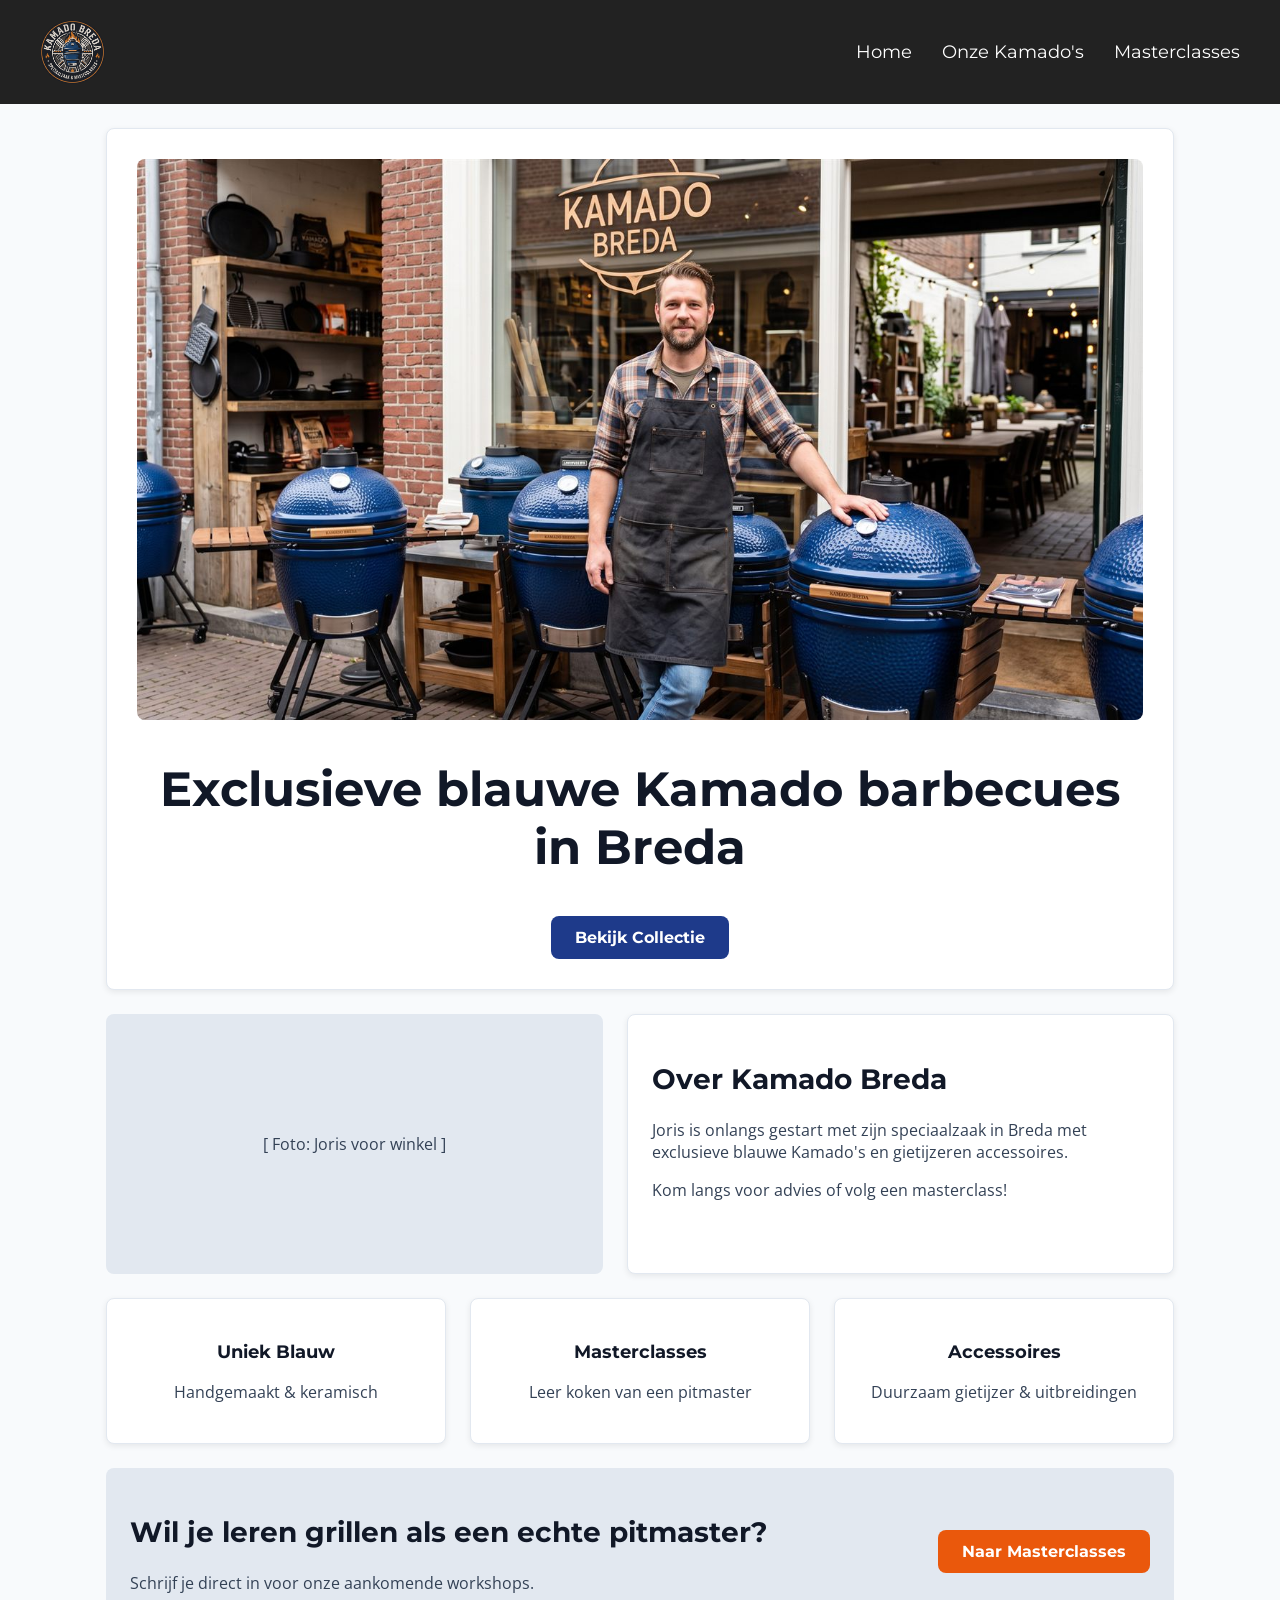
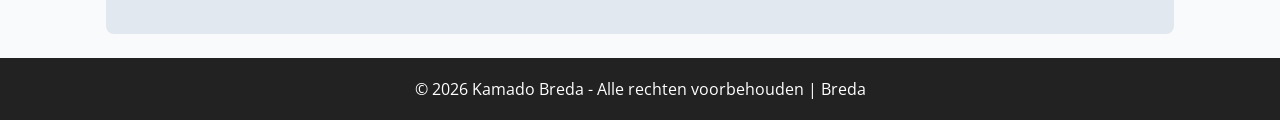
<file: index.html>
<!DOCTYPE html>
<html lang="nl">
<head>
    <meta charset="UTF-8">
    <meta name="viewport" content="width=device-width, initial-scale=1.0">
    <title>Home | Kamado Breda</title>
    <link rel="preconnect" href="https://fonts.googleapis.com">
    <link rel="preconnect" href="https://fonts.gstatic.com" crossorigin>
    <link href="https://fonts.googleapis.com/css2?family=Montserrat:wght@600;700&family=Open+Sans:wght@400;700&display=swap" rel="stylesheet">
    <link rel="stylesheet" href="style.css">
</head>
<body>
    <header class="site-header">
        <a class="logo" href="index.html"><img src="img/logo.png" alt="Kamado Breda logo"></a>
        <nav class="menu">
            <a href="index.html">Home</a>
            <a href="onze-kamados.html">Onze Kamado's</a>
            <a href="masterclasses.html">Masterclasses</a>
        </nav>
    </header>

    <main>
        <section class="hero">
            <img class="hero-foto" src="img/sfeerfoto.jpeg" alt="Joris voor zijn winkel Kamado Breda">
            <h1>Exclusieve blauwe Kamado barbecues in Breda</h1>
            <a class="knop" href="onze-kamados.html">Bekijk Collectie</a>
        </section>

        <section class="over">
            <div class="foto-plek">[ Foto: Joris voor winkel ]</div>
            <div class="over-tekst">
                <h2>Over Kamado Breda</h2>
                <p>Joris is onlangs gestart met zijn speciaalzaak in Breda met exclusieve blauwe Kamado's en gietijzeren accessoires.</p>
                <p>Kom langs voor advies of volg een masterclass!</p>
            </div>
        </section>

        <section class="voordelen">
            <div class="kaart">
                <h3>Uniek Blauw</h3>
                <p>Handgemaakt &amp; keramisch</p>
            </div>
            <div class="kaart">
                <h3>Masterclasses</h3>
                <p>Leer koken van een pitmaster</p>
            </div>
            <div class="kaart">
                <h3>Accessoires</h3>
                <p>Duurzaam gietijzer &amp; uitbreidingen</p>
            </div>
        </section>

        <section class="oproep">
            <div>
                <h2>Wil je leren grillen als een echte pitmaster?</h2>
                <p>Schrijf je direct in voor onze aankomende workshops.</p>
            </div>
            <a class="knop oranje" href="masterclasses.html">Naar Masterclasses</a>
        </section>
    </main>

    <footer class="site-footer">
        <p>&copy; 2026 Kamado Breda - Alle rechten voorbehouden | Breda</p>
    </footer>
</body>
</html>
</file>
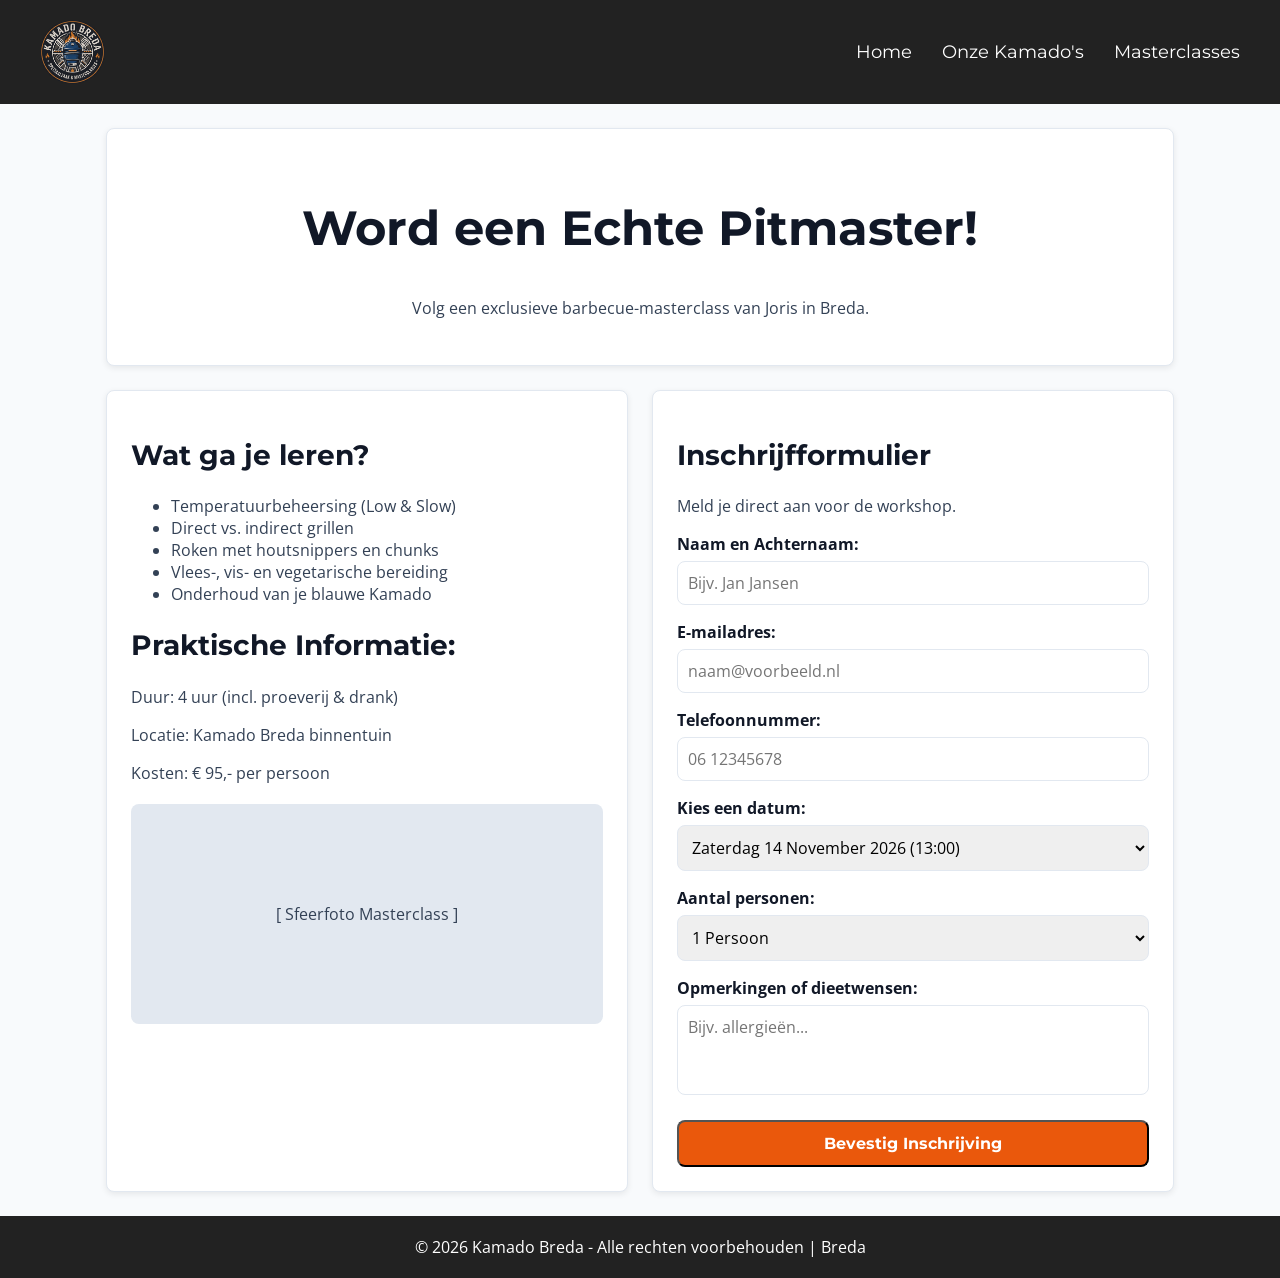
<file: masterclasses.html>
<!DOCTYPE html>
<html lang="nl">
<head>
    <meta charset="UTF-8">
    <meta name="viewport" content="width=device-width, initial-scale=1.0">
    <title>Masterclasses | Kamado Breda</title>
    <link rel="preconnect" href="https://fonts.googleapis.com">
    <link rel="preconnect" href="https://fonts.gstatic.com" crossorigin>
    <link href="https://fonts.googleapis.com/css2?family=Montserrat:wght@600;700&family=Open+Sans:wght@400;700&display=swap" rel="stylesheet">
    <link rel="stylesheet" href="style.css">
</head>
<body>
    <header class="site-header">
        <a class="logo" href="index.html"><img src="img/logo.png" alt="Kamado Breda logo"></a>
        <nav class="menu">
            <a href="index.html">Home</a>
            <a href="onze-kamados.html">Onze Kamado's</a>
            <a href="masterclasses.html">Masterclasses</a>
        </nav>
    </header>

    <main>
        <section class="hero">
            <h1>Word een Echte Pitmaster!</h1>
            <p>Volg een exclusieve barbecue-masterclass van Joris in Breda.</p>
        </section>

        <section class="twee-kolommen">
            <div class="kolom">
                <h2>Wat ga je leren?</h2>
                <ul>
                    <li>Temperatuurbeheersing (Low &amp; Slow)</li>
                    <li>Direct vs. indirect grillen</li>
                    <li>Roken met houtsnippers en chunks</li>
                    <li>Vlees-, vis- en vegetarische bereiding</li>
                    <li>Onderhoud van je blauwe Kamado</li>
                </ul>

                <h2>Praktische Informatie:</h2>
                <p>Duur: 4 uur (incl. proeverij &amp; drank)</p>
                <p>Locatie: Kamado Breda binnentuin</p>
                <p>Kosten: &euro; 95,- per persoon</p>

                <div class="foto-plek">[ Sfeerfoto Masterclass ]</div>
            </div>

            <div class="kolom">
                <h2>Inschrijfformulier</h2>
                <p>Meld je direct aan voor de workshop.</p>
                <form method="post">
                    <label for="naam">Naam en Achternaam:</label>
                    <input type="text" id="naam" name="naam" placeholder="Bijv. Jan Jansen">

                    <label for="email">E-mailadres:</label>
                    <input type="email" id="email" name="email" placeholder="naam@voorbeeld.nl">

                    <label for="telefoon">Telefoonnummer:</label>
                    <input type="text" id="telefoon" name="telefoon" placeholder="06 12345678">

                    <label for="datum">Kies een datum:</label>
                    <select id="datum" name="datum">
                        <option>Zaterdag 14 November 2026 (13:00)</option>
                        <option>Zaterdag 12 December 2026 (13:00)</option>
                    </select>

                    <label for="personen">Aantal personen:</label>
                    <select id="personen" name="personen">
                        <option>1 Persoon</option>
                        <option>2 Personen</option>
                        <option>3 Personen</option>
                        <option>4 Personen</option>
                    </select>

                    <label for="opmerkingen">Opmerkingen of dieetwensen:</label>
                    <textarea id="opmerkingen" name="opmerkingen" placeholder="Bijv. allergieën..."></textarea>

                    <button type="submit" class="knop oranje">Bevestig Inschrijving</button>
                </form>
            </div>
        </section>
    </main>

    <footer class="site-footer">
        <p>&copy; 2026 Kamado Breda - Alle rechten voorbehouden | Breda</p>
    </footer>
</body>
</html>
</file>
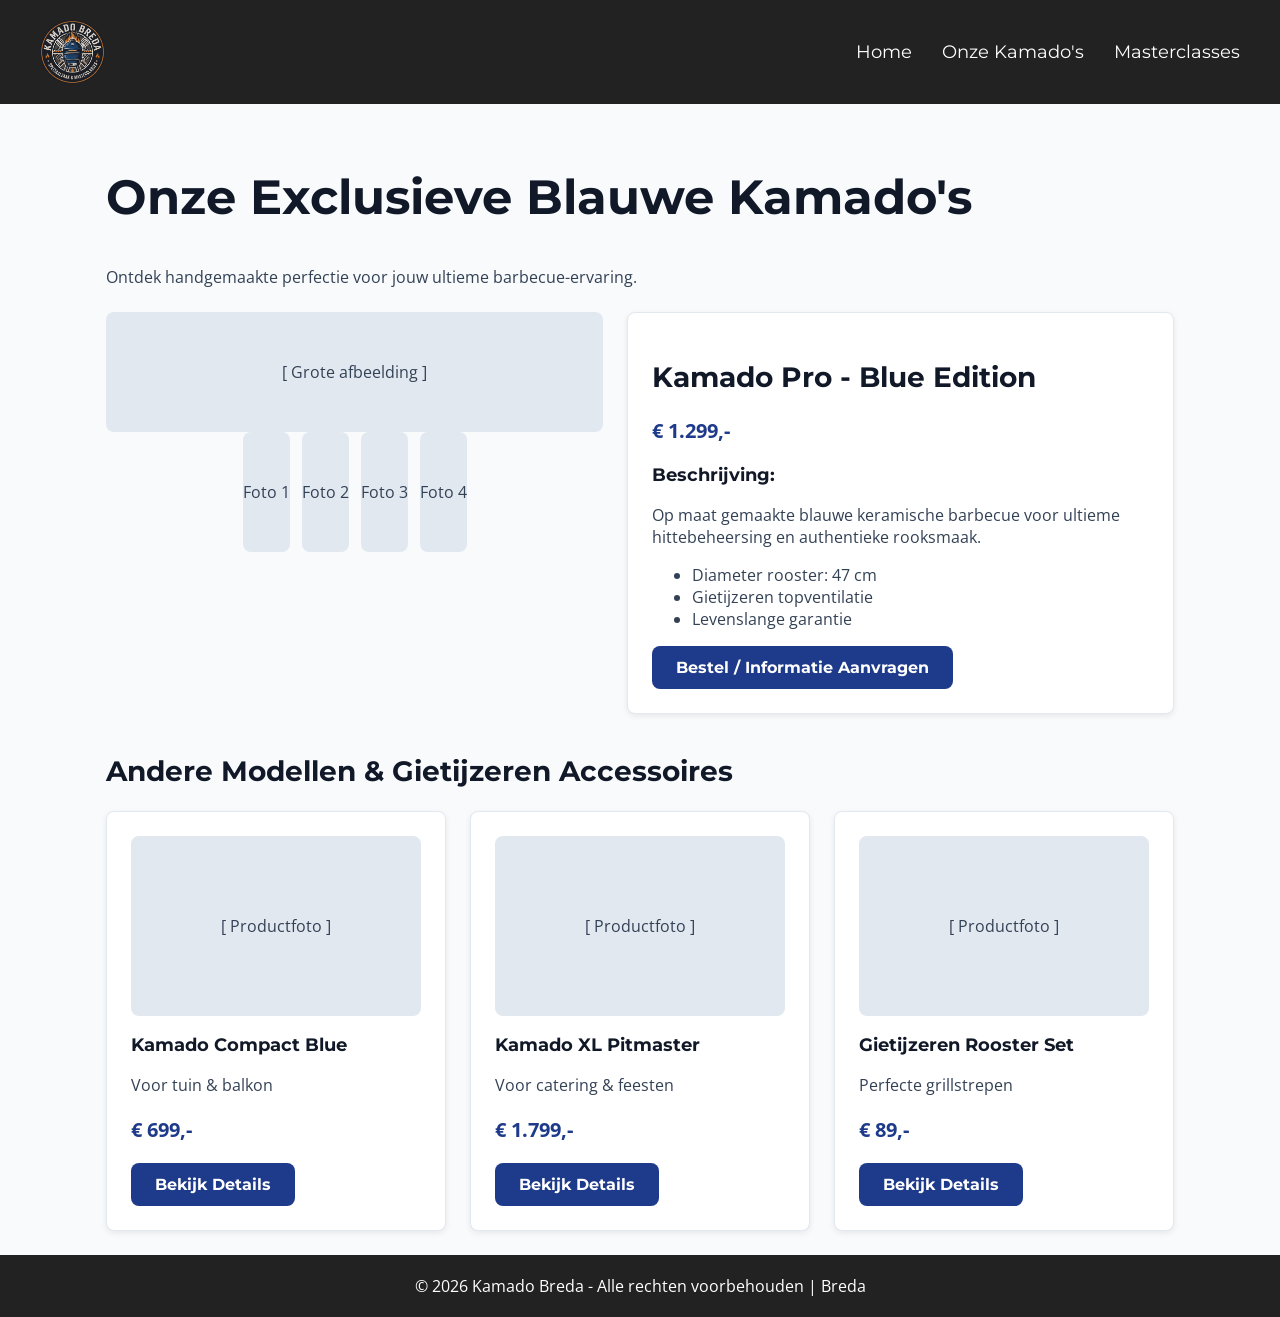
<file: onze-kamados.html>
<!DOCTYPE html>
<html lang="nl">
<head>
    <meta charset="UTF-8">
    <meta name="viewport" content="width=device-width, initial-scale=1.0">
    <title>Onze Kamado's | Kamado Breda</title>
    <link rel="preconnect" href="https://fonts.googleapis.com">
    <link rel="preconnect" href="https://fonts.gstatic.com" crossorigin>
    <link href="https://fonts.googleapis.com/css2?family=Montserrat:wght@600;700&family=Open+Sans:wght@400;700&display=swap" rel="stylesheet">
    <link rel="stylesheet" href="style.css">
</head>
<body>
    <header class="site-header">
        <a class="logo" href="index.html"><img src="img/logo.png" alt="Kamado Breda logo"></a>
        <nav class="menu">
            <a href="index.html">Home</a>
            <a href="onze-kamados.html">Onze Kamado's</a>
            <a href="masterclasses.html">Masterclasses</a>
        </nav>
    </header>

    <main>
        <section class="kop">
            <h1>Onze Exclusieve Blauwe Kamado's</h1>
            <p>Ontdek handgemaakte perfectie voor jouw ultieme barbecue-ervaring.</p>
        </section>

        <section class="product">
            <div class="galerij">
                <div class="foto-plek groot">[ Grote afbeelding ]</div>
                <div class="miniaturen">
                    <div class="foto-plek">Foto 1</div>
                    <div class="foto-plek">Foto 2</div>
                    <div class="foto-plek">Foto 3</div>
                    <div class="foto-plek">Foto 4</div>
                </div>
            </div>
            <div class="product-info">
                <h2>Kamado Pro - Blue Edition</h2>
                <p class="prijs">&euro; 1.299,-</p>
                <h3>Beschrijving:</h3>
                <p>Op maat gemaakte blauwe keramische barbecue voor ultieme hittebeheersing en authentieke rooksmaak.</p>
                <ul>
                    <li>Diameter rooster: 47 cm</li>
                    <li>Gietijzeren topventilatie</li>
                    <li>Levenslange garantie</li>
                </ul>
                <a class="knop" href="#">Bestel / Informatie Aanvragen</a>
            </div>
        </section>

        <section class="andere">
            <h2>Andere Modellen &amp; Gietijzeren Accessoires</h2>
            <div class="kaarten">
                <div class="kaart">
                    <div class="foto-plek">[ Productfoto ]</div>
                    <h3>Kamado Compact Blue</h3>
                    <p>Voor tuin &amp; balkon</p>
                    <p class="prijs">&euro; 699,-</p>
                    <a class="knop" href="#">Bekijk Details</a>
                </div>
                <div class="kaart">
                    <div class="foto-plek">[ Productfoto ]</div>
                    <h3>Kamado XL Pitmaster</h3>
                    <p>Voor catering &amp; feesten</p>
                    <p class="prijs">&euro; 1.799,-</p>
                    <a class="knop" href="#">Bekijk Details</a>
                </div>
                <div class="kaart">
                    <div class="foto-plek">[ Productfoto ]</div>
                    <h3>Gietijzeren Rooster Set</h3>
                    <p>Perfecte grillstrepen</p>
                    <p class="prijs">&euro; 89,-</p>
                    <a class="knop" href="#">Bekijk Details</a>
                </div>
            </div>
        </section>
    </main>

    <footer class="site-footer">
        <p>&copy; 2026 Kamado Breda - Alle rechten voorbehouden | Breda</p>
    </footer>
</body>
</html>
</file>
<file: style.css>
* {
    box-sizing: border-box;
}

body {
    margin: 0;
    font-family: 'Open Sans', sans-serif;
    font-size: 16px;
    background-color: #F8FAFC;
    color: #334155;
}

h1,
h2,
h3 {
    font-family: 'Montserrat', sans-serif;
    color: #111827;
}

h1 {
    font-size: 48px;
}

h2 {
    font-size: 28px;
}

h3 {
    font-size: 18px;
}

main {
    max-width: 1100px;
    margin: 0 auto;
    padding: 24px 16px;
}

/* Header */
.site-header {
    display: flex;
    justify-content: space-between;
    align-items: center;
    padding: 20px 40px;
    background-color: #222222;
}

.logo {
    font-family: 'Montserrat', sans-serif;
    font-size: 20px;
    font-weight: bold;
    color: #ffffff;
    text-decoration: none;
}

.logo img {
    display: block;
    height: 64px;
    width: auto;
}

.menu {
    display: flex;
    gap: 30px;
}

.menu a {
    font-family: 'Montserrat', sans-serif;
    font-size: 18px;
    color: #ffffff;
    text-decoration: none;
}

.menu a:hover {
    color: #EA580C;
}

/* Footer */
.site-footer {
    padding: 20px;
    background-color: #222222;
    color: #ffffff;
    text-align: center;
}

.site-footer p {
    margin: 0;
}

/* Knoppen en foto-plekken */
.knop {
    display: inline-block;
    padding: 12px 24px;
    background-color: #1E3A8A;
    border-radius: 8px;
    font-family: 'Montserrat', sans-serif;
    font-size: 16px;
    font-weight: bold;
    color: #ffffff;
    text-decoration: none;
}

.knop:hover {
    background-color: #111827;
}

.knop.oranje {
    background-color: #EA580C;
}

.knop.oranje:hover {
    background-color: #C2410C;
}

.foto-plek {
    display: flex;
    justify-content: center;
    align-items: center;
    min-height: 120px;
    background-color: #E2E8F0;
    border-radius: 8px;
    text-align: center;
}

/* Hero */
.hero {
    padding: 30px;
    margin-bottom: 24px;
    background-color: #ffffff;
    border: 1px solid #E2E8F0;
    border-radius: 8px;
    box-shadow: 0 2px 6px rgba(0, 0, 0, 0.08);
    text-align: center;
}

.hero .foto-plek {
    min-height: 260px;
    margin-bottom: 24px;
}

.hero-foto {
    display: block;
    width: 100%;
    margin-bottom: 24px;
    border-radius: 8px;
}

/* Over Kamado Breda */
.over {
    display: flex;
    gap: 24px;
    margin-bottom: 24px;
}

.over .foto-plek {
    flex: 1;
    min-height: 260px;
}

.over-tekst {
    flex: 1;
    padding: 24px;
    background-color: #ffffff;
    border: 1px solid #E2E8F0;
    border-radius: 8px;
    box-shadow: 0 2px 6px rgba(0, 0, 0, 0.08);
}

/* Drie kaarten */
.voordelen {
    display: flex;
    gap: 24px;
    margin-bottom: 24px;
}

.kaart {
    flex: 1;
    padding: 24px;
    background-color: #ffffff;
    border: 1px solid #E2E8F0;
    border-radius: 8px;
    box-shadow: 0 2px 6px rgba(0, 0, 0, 0.08);
    text-align: center;
}

/* Oproep naar masterclasses */
.oproep {
    display: flex;
    justify-content: space-between;
    align-items: center;
    gap: 24px;
    padding: 24px;
    background-color: #E2E8F0;
    border-radius: 8px;
}

/* Foto's op home, masterclasses en productkaarten */
.over-foto {
    flex: 1;
    width: 50%;
    height: 300px;
    object-fit: contain;
    background-color: #ffffff;
    border: 1px solid #E2E8F0;
    border-radius: 8px;
}

.masterclass-foto {
    display: block;
    width: 100%;
    height: 260px;
    margin-top: 20px;
    object-fit: cover;
    border-radius: 8px;
}

.kaart-foto {
    display: block;
    width: 100%;
    height: 200px;
    margin-bottom: 12px;
    object-fit: contain;
    background-color: #ffffff;
    border: 1px solid #E2E8F0;
    border-radius: 8px;
}

/* Onze Kamado's */
.kop {
    margin-bottom: 24px;
}

.prijs {
    color: #1E3A8A;
    font-size: 20px;
    font-weight: bold;
}

.product {
    display: flex;
    gap: 24px;
    margin-bottom: 40px;
}

.galerij {
    flex: 1;
}

.grote-foto {
    display: block;
    width: 100%;
    height: 350px;
    margin-bottom: 12px;
    object-fit: contain;
    background-color: #ffffff;
    border: 1px solid #E2E8F0;
    border-radius: 8px;
}

.miniaturen {
    display: flex;
    justify-content: center;
    gap: 12px;
}

.miniatuur {
    width: 80px;
    height: 80px;
    object-fit: contain;
    background-color: #ffffff;
    border: 3px solid #E2E8F0;
    border-radius: 8px;
    cursor: pointer;
}

.miniatuur:hover {
    border-color: #1E3A8A;
}

.miniatuur.actief {
    border-color: #EA580C;
}

.product-info {
    flex: 1;
    padding: 24px;
    background-color: #ffffff;
    border: 1px solid #E2E8F0;
    border-radius: 8px;
    box-shadow: 0 2px 6px rgba(0, 0, 0, 0.08);
}

.kaarten {
    display: flex;
    gap: 24px;
}

.kaarten .kaart {
    text-align: left;
}

.kaarten .foto-plek {
    min-height: 180px;
    margin-bottom: 12px;
}

/* Masterclasses */
.twee-kolommen {
    display: flex;
    gap: 24px;
}

.kolom {
    flex: 1;
    padding: 24px;
    background-color: #ffffff;
    border: 1px solid #E2E8F0;
    border-radius: 8px;
    box-shadow: 0 2px 6px rgba(0, 0, 0, 0.08);
}

.kolom .foto-plek {
    min-height: 220px;
    margin-top: 20px;
}

form label {
    display: block;
    margin-top: 16px;
    margin-bottom: 6px;
    font-weight: bold;
    color: #111827;
}

form input,
form select,
form textarea {
    width: 100%;
    padding: 10px;
    border: 1px solid #E2E8F0;
    border-radius: 8px;
    font-family: 'Open Sans', sans-serif;
    font-size: 16px;
}

form textarea {
    height: 90px;
    resize: none;
}

form .knop {
    width: 100%;
    margin-top: 20px;
}

/* Kleine schermen */
@media (max-width: 700px) {
    body {
        font-size: 15px;
    }

    h1 {
        font-size: 30px;
    }

    h2 {
        font-size: 22px;
    }

    h3,
    .logo,
    .menu a {
        font-size: 16px;
    }

    .site-header {
        flex-direction: column;
        gap: 12px;
        padding: 16px;
    }

    .logo img {
        height: 52px;
    }

    .over-foto {
        flex: none;
        width: 100%;
    }

    .menu {
        gap: 16px;
    }

    .over,
    .voordelen,
    .oproep,
    .product,
    .kaarten,
    .twee-kolommen {
        flex-direction: column;
    }
}
</file>
